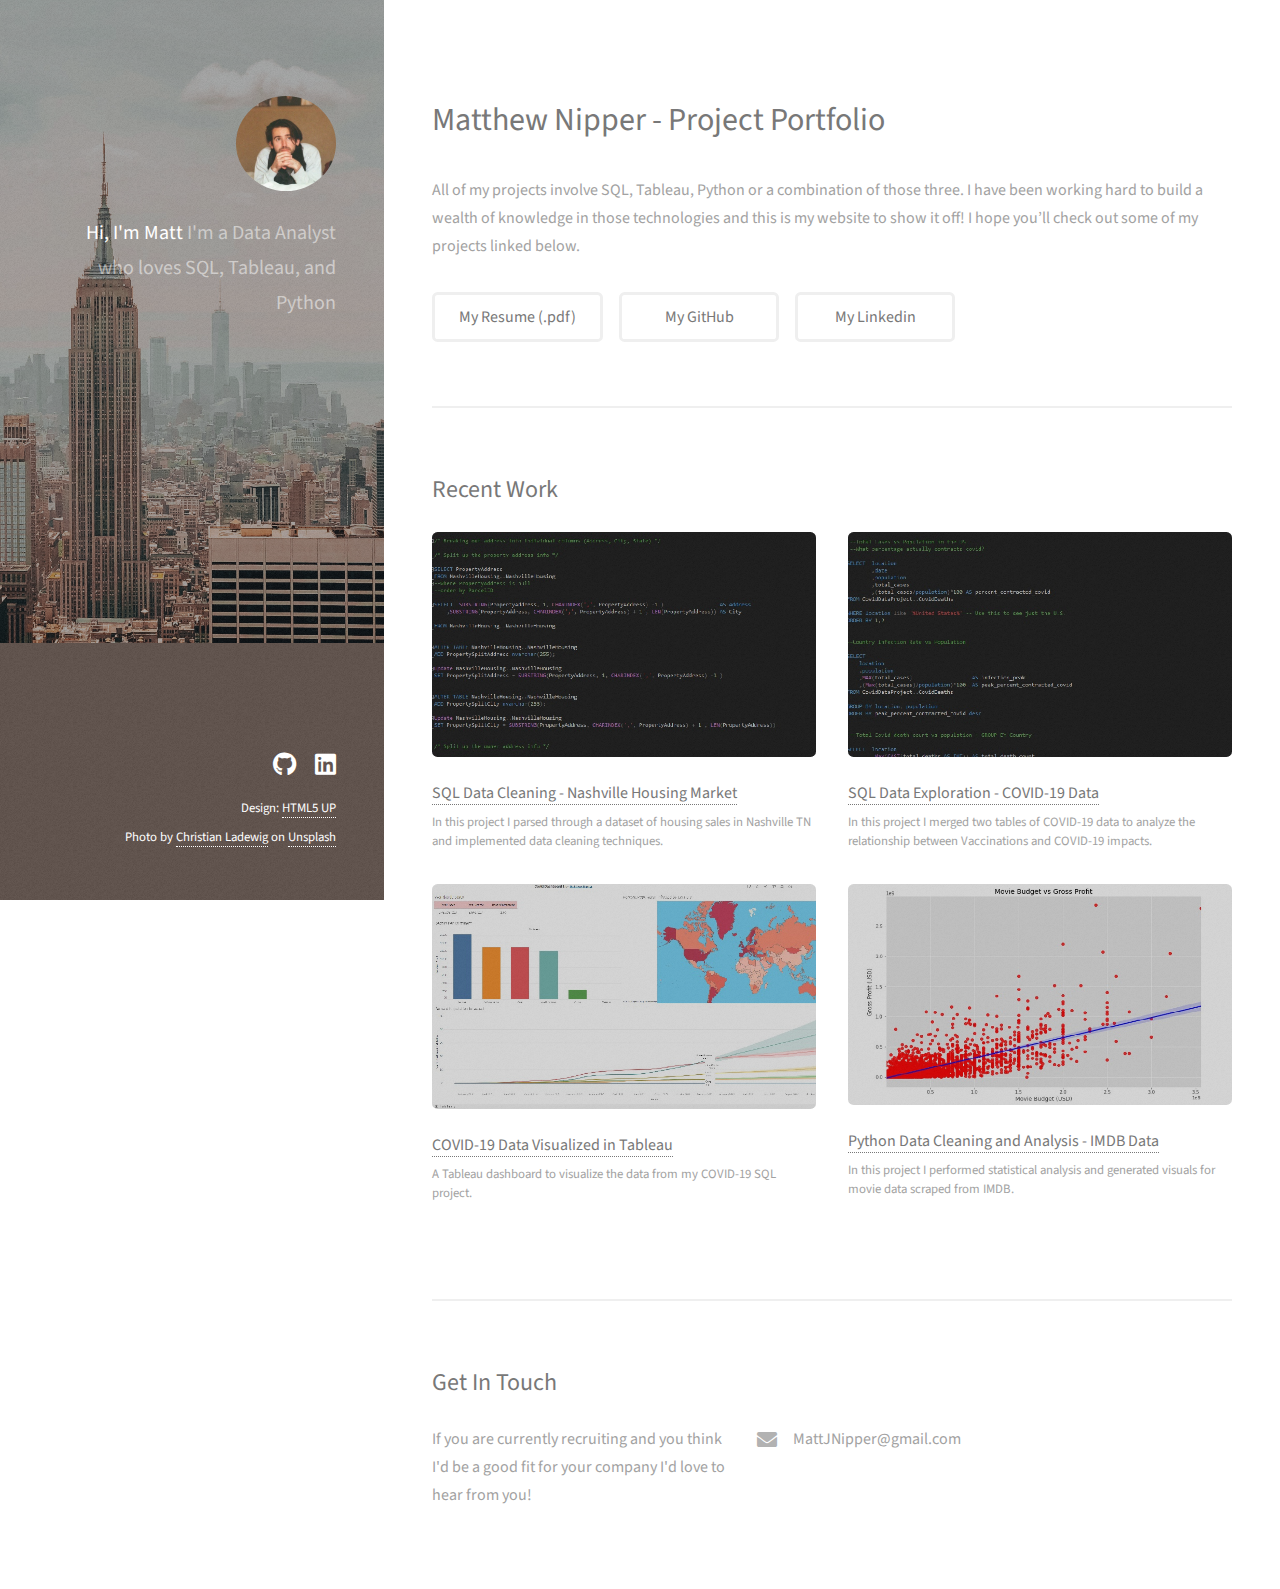
<file: index.html>
<!DOCTYPE HTML>
<!--
	Strata by HTML5 UP
	html5up.net | @ajlkn
	Free for personal and commercial use under the CCA 3.0 license (html5up.net/license)
-->
<html>
	<head>
		<title>Matt Nipper's Portfolio</title>
		<meta charset="utf-8" />
		<meta name="viewport" content="width=device-width, initial-scale=1, user-scalable=no" />
		<link rel="stylesheet" href="assets/css/main.css" />

		<!-- Global site tag (gtag.js) - Google Analytics -->
		<script async src="https://www.googletagmanager.com/gtag/js?id=G-EYYG9Z6J7J"></script>
		<script>
		window.dataLayer = window.dataLayer || [];
		function gtag(){dataLayer.push(arguments);}
		gtag('js', new Date());

		gtag('config', 'G-EYYG9Z6J7J');
		</script>

	</head>
	<body class="is-preload">

		<!-- Header -->
			<header id="header">
				<div class="inner">
					<a class="image avatar"><img src="images/avatar.png" alt="" /></a>
					<h1><strong>Hi, I'm Matt</strong><br />
						I'm a Data Analyst who loves<br />
					SQL, Tableau, and Python <!-- <a href="http://html5up.net">HTML5 UP</a>.--></h1>
				</div>
			</header>

		<!-- Main -->
			<div id="main">

				<!-- One -->
					<section id="one">
						<header class="major">
							<h2>Matthew Nipper - Project Portfolio</h2>
						</header>
						<p>All of my projects involve SQL, Tableau, Python or a combination of those three. I have been working hard to build a wealth of knowledge in those technologies and this is my website to show it off! I hope you’ll check out some of my projects linked below.</p>
						<ul class="actions">
							<li><a href="/assets/documents/MatthewNipperResume.pdf" class="button">My Resume (.pdf)</a></li>
							<li><a href="https://github.com/MattJNipper?tab=repositories" class="button">My GitHub</a></li>
							<li><a href="https://www.linkedin.com/in/matthew-nipper-676b5521a/" class="button">My Linkedin</a></li>
						</ul>
					</section>

				<!-- Two -->
					<section id="two">
						<h2>Recent Work</h2>
						<div class="row">
							<article class="col-6 col-12-xsmall work-item">
								<a href="https://github.com/MattJNipper/SQLProject-PropertyDataCleaning" class="image fit thumb"><img src="images/thumbs/01.jpg" alt="" /></a>
								<h3><a href="https://github.com/MattJNipper/SQLProject-PropertyDataCleaning">SQL Data Cleaning - Nashville Housing Market</a></h3>
								<p>In this project I parsed through a dataset of housing sales in Nashville TN and implemented data cleaning techniques.</p>
							</article>
							<article class="col-6 col-12-xsmall work-item">
								<a href="https://github.com/MattJNipper/SQLProject-CovidDataExploration" class="image fit thumb"><img src="images/thumbs/02.jpg" alt="" /></a>
								<h3><a href="https://github.com/MattJNipper/SQLProject-CovidDataExploration">SQL Data Exploration - COVID-19 Data</a></h3>
								<p>In this project I merged two tables of COVID-19 data to analyze the relationship between Vaccinations and COVID-19 impacts.</p>
							</article>
							<article class="col-6 col-12-xsmall work-item">
								<a href="https://public.tableau.com/views/CovidDashboard1_16449073238900/Dashboard1?:language=en-US&:display_count=n&:origin=viz_share_link" class="image fit thumb"><img src="images/thumbs/03.jpg" alt="" /></a>
								<h3><a href="https://public.tableau.com/views/CovidDashboard1_16449073238900/Dashboard1?:language=en-US&:display_count=n&:origin=viz_share_link">COVID-19 Data Visualized in Tableau</a></h3>
								<p>A Tableau dashboard to visualize the data from my COVID-19 SQL project.</p>
							</article>
							<article class="col-6 col-12-xsmall work-item">
								<a href="https://github.com/MattJNipper/PythonProject-CorrelationsInMovieData" class="image fit thumb"><img src="images/thumbs/04.jpg" alt="" /></a>
								<h3><a href="https://github.com/MattJNipper/PythonProject-CorrelationsInMovieData">Python Data Cleaning and Analysis - IMDB Data</a></h3>
								<p>In this project I performed statistical analysis and generated visuals for movie data scraped from IMDB.</p>
							</article>
							<!--<article class="col-6 col-12-xsmall work-item">
								<a href="#" class="image fit thumb"><img src="images/thumbs/05.jpg" alt="" /></a>
								<h3><a href="#"></a>Project 5</h3>
								<p>Lorem ipsum dolor sit amet nisl sed nullam feugiat.</p>
							</article>
							<article class="col-6 col-12-xsmall work-item">
								<a href="#" class="image fit thumb"><img src="images/thumbs/06.jpg" alt="" /></a>
								<h3><a href="#"></a>Project 6</h3>
								<p>Lorem ipsum dolor sit amet nisl sed nullam feugiat.</p>
							</article>-->
						</div>
						<!-- <ul class="actions">
							<li><a href="https://github.com/MattJNipper?tab=repositories" class="button">My Full GitHub</a></li>
						</ul> -->
					</section>

				<!-- Three -->
					<section id="three">
						<h2>Get In Touch</h2>
						<div class="row">
							<p>If you are currently recruiting and you think<br />
								I'd be a good fit for your company I'd love to<br />
								hear from you!</p>
							<!-- <div class="col-8 col-12-small">
								<form method="post" action="#">
									<div class="row gtr-uniform gtr-50">
										<div class="col-6 col-12-xsmall"><input type="text" name="name" id="name" placeholder="Name" /></div>
										<div class="col-6 col-12-xsmall"><input type="email" name="email" id="email" placeholder="Email" /></div>
										<div class="col-12"><textarea name="message" id="message" placeholder="Message" rows="4"></textarea></div>
									</div>
								</form>
								<ul class="actions">
									<li><input type="submit" value="Send Message" /></li>
								</ul>
							</div> -->
							<div class="col-4 col-12-small">
								<ul class="labeled-icons">
									<!--<li>
										<h3 class="icon solid fa-home"><span class="label">Address</span></h3>
										New York, New York</br >
										United States
									</li>-->
									<li>
										<h3 class="icon solid fa-envelope"><span class="label">Email</span></h3>
										MattJNipper@gmail.com
									</li>
								</ul>
							</div>
						</div>
					</section>

				<!-- Four -->
				<!--
					<section id="four">
						<h2>Elements</h2>

						<section>
							<h4>Text</h4>
							<p>This is <b>bold</b> and this is <strong>strong</strong>. This is <i>italic</i> and this is <em>emphasized</em>.
							This is <sup>superscript</sup> text and this is <sub>subscript</sub> text.
							This is <u>underlined</u> and this is code: <code>for (;;) { ... }</code>. Finally, <a href="#">this is a link</a>.</p>
							<hr />
							<header>
								<h4>Heading with a Subtitle</h4>
								<p>Lorem ipsum dolor sit amet nullam id egestas urna aliquam</p>
							</header>
							<p>Nunc lacinia ante nunc ac lobortis. Interdum adipiscing gravida odio porttitor sem non mi integer non faucibus ornare mi ut ante amet placerat aliquet. Volutpat eu sed ante lacinia sapien lorem accumsan varius montes viverra nibh in adipiscing blandit tempus accumsan.</p>
							<header>
								<h5>Heading with a Subtitle</h5>
								<p>Lorem ipsum dolor sit amet nullam id egestas urna aliquam</p>
							</header>
							<p>Nunc lacinia ante nunc ac lobortis. Interdum adipiscing gravida odio porttitor sem non mi integer non faucibus ornare mi ut ante amet placerat aliquet. Volutpat eu sed ante lacinia sapien lorem accumsan varius montes viverra nibh in adipiscing blandit tempus accumsan.</p>
							<hr />
							<h2>Heading Level 2</h2>
							<h3>Heading Level 3</h3>
							<h4>Heading Level 4</h4>
							<h5>Heading Level 5</h5>
							<h6>Heading Level 6</h6>
							<hr />
							<h5>Blockquote</h5>
							<blockquote>Fringilla nisl. Donec accumsan interdum nisi, quis tincidunt felis sagittis eget tempus euismod. Vestibulum ante ipsum primis in faucibus vestibulum. Blandit adipiscing eu felis iaculis volutpat ac adipiscing accumsan faucibus. Vestibulum ante ipsum primis in faucibus lorem ipsum dolor sit amet nullam adipiscing eu felis.</blockquote>
							<h5>Preformatted</h5>
							<pre><code>i = 0;

while (!deck.isInOrder()) {
print 'Iteration ' + i;
deck.shuffle();
i++;
}

print 'It took ' + i + ' iterations to sort the deck.';</code></pre>
						</section>

						<section>
							<h4>Lists</h4>
							<div class="row">
								<div class="col-6 col-12-xsmall">
									<h5>Unordered</h5>
									<ul>
										<li>Dolor pulvinar etiam magna etiam.</li>
										<li>Sagittis adipiscing lorem eleifend.</li>
										<li>Felis enim feugiat dolore viverra.</li>
									</ul>
									<h5>Alternate</h5>
									<ul class="alt">
										<li>Dolor pulvinar etiam magna etiam.</li>
										<li>Sagittis adipiscing lorem eleifend.</li>
										<li>Felis enim feugiat dolore viverra.</li>
									</ul>
								</div>
								<div class="col-6 col-12-xsmall">
									<h5>Ordered</h5>
									<ol>
										<li>Dolor pulvinar etiam magna etiam.</li>
										<li>Etiam vel felis at lorem sed viverra.</li>
										<li>Felis enim feugiat dolore viverra.</li>
										<li>Dolor pulvinar etiam magna etiam.</li>
										<li>Etiam vel felis at lorem sed viverra.</li>
										<li>Felis enim feugiat dolore viverra.</li>
									</ol>
									<h5>Icons</h5>
									<ul class="icons">
										<li><a href="#" class="icon brands fa-twitter"><span class="label">Twitter</span></a></li>
										<li><a href="#" class="icon brands fa-facebook-f"><span class="label">Facebook</span></a></li>
										<li><a href="#" class="icon brands fa-instagram"><span class="label">Instagram</span></a></li>
										<li><a href="#" class="icon brands fa-github"><span class="label">Github</span></a></li>
										<li><a href="#" class="icon brands fa-dribbble"><span class="label">Dribbble</span></a></li>
										<li><a href="#" class="icon brands fa-tumblr"><span class="label">Tumblr</span></a></li>
									</ul>
								</div>
							</div>
							<h5>Actions</h5>
							<ul class="actions">
								<li><a href="#" class="button primary">Default</a></li>
								<li><a href="#" class="button">Default</a></li>
							</ul>
							<ul class="actions small">
								<li><a href="#" class="button primary small">Small</a></li>
								<li><a href="#" class="button small">Small</a></li>
							</ul>
							<div class="row">
								<div class="col-6 col-12-small">
									<ul class="actions stacked">
										<li><a href="#" class="button primary">Default</a></li>
										<li><a href="#" class="button">Default</a></li>
									</ul>
								</div>
								<div class="col-6 col-12-small">
									<ul class="actions stacked">
										<li><a href="#" class="button primary small">Small</a></li>
										<li><a href="#" class="button small">Small</a></li>
									</ul>
								</div>
								<div class="col-6 col-12-small">
									<ul class="actions stacked">
										<li><a href="#" class="button primary fit">Default</a></li>
										<li><a href="#" class="button fit">Default</a></li>
									</ul>
								</div>
								<div class="col-6 col-12-small">
									<ul class="actions stacked">
										<li><a href="#" class="button primary small fit">Small</a></li>
										<li><a href="#" class="button small fit">Small</a></li>
									</ul>
								</div>
							</div>
						</section>

						<section>
							<h4>Table</h4>
							<h5>Default</h5>
							<div class="table-wrapper">
								<table>
									<thead>
										<tr>
											<th>Name</th>
											<th>Description</th>
											<th>Price</th>
										</tr>
									</thead>
									<tbody>
										<tr>
											<td>Item One</td>
											<td>Ante turpis integer aliquet porttitor.</td>
											<td>29.99</td>
										</tr>
										<tr>
											<td>Item Two</td>
											<td>Vis ac commodo adipiscing arcu aliquet.</td>
											<td>19.99</td>
										</tr>
										<tr>
											<td>Item Three</td>
											<td> Morbi faucibus arcu accumsan lorem.</td>
											<td>29.99</td>
										</tr>
										<tr>
											<td>Item Four</td>
											<td>Vitae integer tempus condimentum.</td>
											<td>19.99</td>
										</tr>
										<tr>
											<td>Item Five</td>
											<td>Ante turpis integer aliquet porttitor.</td>
											<td>29.99</td>
										</tr>
									</tbody>
									<tfoot>
										<tr>
											<td colspan="2"></td>
											<td>100.00</td>
										</tr>
									</tfoot>
								</table>
							</div>

							<h5>Alternate</h5>
							<div class="table-wrapper">
								<table class="alt">
									<thead>
										<tr>
											<th>Name</th>
											<th>Description</th>
											<th>Price</th>
										</tr>
									</thead>
									<tbody>
										<tr>
											<td>Item One</td>
											<td>Ante turpis integer aliquet porttitor.</td>
											<td>29.99</td>
										</tr>
										<tr>
											<td>Item Two</td>
											<td>Vis ac commodo adipiscing arcu aliquet.</td>
											<td>19.99</td>
										</tr>
										<tr>
											<td>Item Three</td>
											<td> Morbi faucibus arcu accumsan lorem.</td>
											<td>29.99</td>
										</tr>
										<tr>
											<td>Item Four</td>
											<td>Vitae integer tempus condimentum.</td>
											<td>19.99</td>
										</tr>
										<tr>
											<td>Item Five</td>
											<td>Ante turpis integer aliquet porttitor.</td>
											<td>29.99</td>
										</tr>
									</tbody>
									<tfoot>
										<tr>
											<td colspan="2"></td>
											<td>100.00</td>
										</tr>
									</tfoot>
								</table>
							</div>
						</section>

						<section>
							<h4>Buttons</h4>
							<ul class="actions">
								<li><a href="#" class="button primary">Primary</a></li>
								<li><a href="#" class="button">Default</a></li>
							</ul>
							<ul class="actions">
								<li><a href="#" class="button large">Large</a></li>
								<li><a href="#" class="button">Default</a></li>
								<li><a href="#" class="button small">Small</a></li>
							</ul>
							<ul class="actions fit">
								<li><a href="#" class="button primary fit">Fit</a></li>
								<li><a href="#" class="button fit">Fit</a></li>
							</ul>
							<ul class="actions fit small">
								<li><a href="#" class="button primary fit small">Fit + Small</a></li>
								<li><a href="#" class="button fit small">Fit + Small</a></li>
							</ul>
							<ul class="actions">
								<li><a href="#" class="button primary icon solid fa-download">Icon</a></li>
								<li><a href="#" class="button icon solid fa-download">Icon</a></li>
							</ul>
							<ul class="actions">
								<li><span class="button primary disabled">Primary</span></li>
								<li><span class="button disabled">Default</span></li>
							</ul>
						</section>

						<section>
							<h4>Form</h4>
							<form method="post" action="#">
								<div class="row gtr-uniform gtr-50">
									<div class="col-6 col-12-xsmall">
										<input type="text" name="demo-name" id="demo-name" value="" placeholder="Name" />
									</div>
									<div class="col-6 col-12-xsmall">
										<input type="email" name="demo-email" id="demo-email" value="" placeholder="Email" />
									</div>
									<div class="col-12">
										<select name="demo-category" id="demo-category">
											<option value="">- Category -</option>
											<option value="1">Manufacturing</option>
											<option value="1">Shipping</option>
											<option value="1">Administration</option>
											<option value="1">Human Resources</option>
										</select>
									</div>
									<div class="col-4 col-12-small">
										<input type="radio" id="demo-priority-low" name="demo-priority" checked>
										<label for="demo-priority-low">Low Priority</label>
									</div>
									<div class="col-4 col-12-small">
										<input type="radio" id="demo-priority-normal" name="demo-priority">
										<label for="demo-priority-normal">Normal Priority</label>
									</div>
									<div class="col-4 col-12-small">
										<input type="radio" id="demo-priority-high" name="demo-priority">
										<label for="demo-priority-high">High Priority</label>
									</div>
									<div class="col-6 col-12-small">
										<input type="checkbox" id="demo-copy" name="demo-copy">
										<label for="demo-copy">Email me a copy of this message</label>
									</div>
									<div class="col-6 col-12-small">
										<input type="checkbox" id="demo-human" name="demo-human" checked>
										<label for="demo-human">I am a human and not a robot</label>
									</div>
									<div class="col-12">
										<textarea name="demo-message" id="demo-message" placeholder="Enter your message" rows="6"></textarea>
									</div>
									<div class="col-12">
										<ul class="actions">
											<li><input type="submit" value="Send Message" class="primary" /></li>
											<li><input type="reset" value="Reset" /></li>
										</ul>
									</div>
								</div>
							</form>
						</section>

						<section>
							<h4>Image</h4>
							<h5>Fit</h5>
							<div class="box alt">
								<div class="row gtr-50 gtr-uniform">
									<div class="col-12"><span class="image fit"><img src="images/fulls/05.jpg" alt="" /></span></div>
									<div class="col-4"><span class="image fit"><img src="images/thumbs/01.jpg" alt="" /></span></div>
									<div class="col-4"><span class="image fit"><img src="images/thumbs/02.jpg" alt="" /></span></div>
									<div class="col-4"><span class="image fit"><img src="images/thumbs/03.jpg" alt="" /></span></div>
									<div class="col-4"><span class="image fit"><img src="images/thumbs/04.jpg" alt="" /></span></div>
									<div class="col-4"><span class="image fit"><img src="images/thumbs/05.jpg" alt="" /></span></div>
									<div class="col-4"><span class="image fit"><img src="images/thumbs/06.jpg" alt="" /></span></div>
									<div class="col-4"><span class="image fit"><img src="images/thumbs/03.jpg" alt="" /></span></div>
									<div class="col-4"><span class="image fit"><img src="images/thumbs/02.jpg" alt="" /></span></div>
									<div class="col-4"><span class="image fit"><img src="images/thumbs/01.jpg" alt="" /></span></div>
								</div>
							</div>
							<h5>Left &amp; Right</h5>
							<p><span class="image left"><img src="images/avatar.jpg" alt="" /></span>Fringilla nisl. Donec accumsan interdum nisi, quis tincidunt felis sagittis eget. tempus euismod. Vestibulum ante ipsum primis in faucibus vestibulum. Blandit adipiscing eu felis iaculis volutpat ac adipiscing accumsan eu faucibus. Integer ac pellentesque praesent tincidunt felis sagittis eget. tempus euismod. Vestibulum ante ipsum primis in faucibus vestibulum. Blandit adipiscing eu felis iaculis volutpat ac adipiscing accumsan eu faucibus. Integer ac pellentesque praesent. Donec accumsan interdum nisi, quis tincidunt felis sagittis eget. tempus euismod. Vestibulum ante ipsum primis in faucibus vestibulum. Blandit adipiscing eu felis iaculis volutpat ac adipiscing accumsan eu faucibus. Integer ac pellentesque praesent tincidunt felis sagittis eget. tempus euismod. Vestibulum ante ipsum primis in faucibus vestibulum. Blandit adipiscing eu felis iaculis volutpat ac adipiscing accumsan eu faucibus. Integer ac pellentesque praesent.</p>
							<p><span class="image right"><img src="images/avatar.jpg" alt="" /></span>Fringilla nisl. Donec accumsan interdum nisi, quis tincidunt felis sagittis eget. tempus euismod. Vestibulum ante ipsum primis in faucibus vestibulum. Blandit adipiscing eu felis iaculis volutpat ac adipiscing accumsan eu faucibus. Integer ac pellentesque praesent tincidunt felis sagittis eget. tempus euismod. Vestibulum ante ipsum primis in faucibus vestibulum. Blandit adipiscing eu felis iaculis volutpat ac adipiscing accumsan eu faucibus. Integer ac pellentesque praesent. Donec accumsan interdum nisi, quis tincidunt felis sagittis eget. tempus euismod. Vestibulum ante ipsum primis in faucibus vestibulum. Blandit adipiscing eu felis iaculis volutpat ac adipiscing accumsan eu faucibus. Integer ac pellentesque praesent tincidunt felis sagittis eget. tempus euismod. Vestibulum ante ipsum primis in faucibus vestibulum. Blandit adipiscing eu felis iaculis volutpat ac adipiscing accumsan eu faucibus. Integer ac pellentesque praesent.</p>
						</section>

					</section>
				-->

			</div>

		<!-- Footer -->
			<footer id="footer">
				<div class="inner">
					<ul class="icons">
						<!-- <li><a href="#" class="icon brands fa-twitter"><span class="label">Twitter</span></a></li> -->
						<li><a href="https://github.com/MattJNipper?tab=repositories" class="icon brands fa-github"><span class="label">Github</span></a></li>
						<li><a href="https://www.linkedin.com/in/matthew-nipper-676b5521a/" class="icon brands fa-linkedin"><span class="label">Linkedin</span></a></li>
						<!-- <li><a href="#" class="icon solid fa-envelope"><span class="label">Email</span></a></li> -->
					</ul>
					<ul class="copyright">
						<li>Design: <a href="http://html5up.net">HTML5 UP</a></li>
						<li>Photo by <a href="https://unsplash.com/@dozy_de?utm_source=unsplash&utm_medium=referral&utm_content=creditCopyText">Christian Ladewig</a> on <a href="https://unsplash.com/?utm_source=unsplash&utm_medium=referral&utm_content=creditCopyText">Unsplash</a></li>
					</ul>
				</div>
			</footer>

		<!-- Scripts -->
			<script src="assets/js/jquery.min.js"></script>
			<script src="assets/js/jquery.poptrox.min.js"></script>
			<script src="assets/js/browser.min.js"></script>
			<script src="assets/js/breakpoints.min.js"></script>
			<script src="assets/js/util.js"></script>
			<script src="assets/js/main.js"></script>

	</body>
</html>
</file>
<file: assets/css/main.css>
@import url("fontawesome-all.min.css");
@import url("https://fonts.googleapis.com/css?family=Source+Sans+Pro:400,400italic");

/*
	Strata by HTML5 UP
	html5up.net | @ajlkn
	Free for personal and commercial use under the CCA 3.0 license (html5up.net/license)
*/

html, body, div, span, applet, object,
iframe, h1, h2, h3, h4, h5, h6, p, blockquote,
pre, a, abbr, acronym, address, big, cite,
code, del, dfn, em, img, ins, kbd, q, s, samp,
small, strike, strong, sub, sup, tt, var, b,
u, i, center, dl, dt, dd, ol, ul, li, fieldset,
form, label, legend, table, caption, tbody,
tfoot, thead, tr, th, td, article, aside,
canvas, details, embed, figure, figcaption,
footer, header, hgroup, menu, nav, output, ruby,
section, summary, time, mark, audio, video {
	margin: 0;
	padding: 0;
	border: 0;
	font-size: 100%;
	font: inherit;
	vertical-align: baseline;}

article, aside, details, figcaption, figure,
footer, header, hgroup, menu, nav, section {
	display: block;}

body {
	line-height: 1;
}

ol, ul {
	list-style: none;
}

blockquote, q {
	quotes: none;
}

	blockquote:before, blockquote:after, q:before, q:after {
		content: '';
		content: none;
	}

table {
	border-collapse: collapse;
	border-spacing: 0;
}

body {
	-webkit-text-size-adjust: none;
}

mark {
	background-color: transparent;
	color: inherit;
}

input::-moz-focus-inner {
	border: 0;
	padding: 0;
}

input, select, textarea {
	-moz-appearance: none;
	-webkit-appearance: none;
	-ms-appearance: none;
	appearance: none;
}

/* Basic */

	html {
		box-sizing: border-box;
	}

	*, *:before, *:after {
		box-sizing: inherit;
	}

	body {
		background: #fff;
	}

		body.is-preload *, body.is-preload *:before, body.is-preload *:after {
			-moz-animation: none !important;
			-webkit-animation: none !important;
			-ms-animation: none !important;
			animation: none !important;
			-moz-transition: none !important;
			-webkit-transition: none !important;
			-ms-transition: none !important;
			transition: none !important;
		}

	body, input, select, textarea {
		color: #a2a2a2;
		font-family: "Source Sans Pro", Helvetica, sans-serif;
		font-size: 16pt;
		font-weight: 400;
		line-height: 1.75em;
	}

	a {
		-moz-transition: color 0.2s ease-in-out, border-color 0.2s ease-in-out;
		-webkit-transition: color 0.2s ease-in-out, border-color 0.2s ease-in-out;
		-ms-transition: color 0.2s ease-in-out, border-color 0.2s ease-in-out;
		transition: color 0.2s ease-in-out, border-color 0.2s ease-in-out;
		border-bottom: dotted 1px;
		color: #49bf9d;
		text-decoration: none;
	}

		a:hover {
			border-bottom-color: transparent;
			color: #49bf9d !important;
			text-decoration: none;
		}

	strong, b {
		color: #787878;
		font-weight: 400;
	}

	em, i {
		font-style: italic;
	}

	p {
		margin: 0 0 2em 0;
	}

	h1, h2, h3, h4, h5, h6 {
		color: #787878;
		font-weight: 400;
		line-height: 1em;
		margin: 0 0 1em 0;
	}

		h1 a, h2 a, h3 a, h4 a, h5 a, h6 a {
			color: inherit;
			text-decoration: none;
		}

	h1 {
		font-size: 2em;
		line-height: 1.5em;
	}

	h2 {
		font-size: 1.5em;
		line-height: 1.5em;
	}

	h3 {
		font-size: 1.25em;
		line-height: 1.5em;
	}

	h4 {
		font-size: 1.1em;
		line-height: 1.5em;
	}

	h5 {
		font-size: 0.9em;
		line-height: 1.5em;
	}

	h6 {
		font-size: 0.7em;
		line-height: 1.5em;
	}

	sub {
		font-size: 0.8em;
		position: relative;
		top: 0.5em;
	}

	sup {
		font-size: 0.8em;
		position: relative;
		top: -0.5em;
	}

	hr {
		border: 0;
		border-bottom: solid 2px #efefef;
		margin: 2em 0;
	}

		hr.major {
			margin: 3em 0;
		}

	blockquote {
		border-left: solid 6px #efefef;
		font-style: italic;
		margin: 0 0 2em 0;
		padding: 0.5em 0 0.5em 1.5em;
	}

	code {
		background: #f7f7f7;
		border-radius: 0.35em;
		border: solid 2px #efefef;
		font-family: "Courier New", monospace;
		font-size: 0.9em;
		margin: 0 0.25em;
		padding: 0.25em 0.65em;
	}

	pre {
		-webkit-overflow-scrolling: touch;
		font-family: "Courier New", monospace;
		font-size: 0.9em;
		margin: 0 0 2em 0;
	}

		pre code {
			display: block;
			line-height: 1.75em;
			padding: 1em 1.5em;
			overflow-x: auto;
		}

	.align-left {
		text-align: left;
	}

	.align-center {
		text-align: center;
	}

	.align-right {
		text-align: right;
	}

/* Container */

	.container {
		margin: 0 auto;
		max-width: calc(100% - 4em);
		width: 100%;
	}

		.container.xsmall {
			width: 25%;
		}

		.container.small {
			width: 50%;
		}

		.container.medium {
			width: 75%;
		}

		.container.large {
			width: 125%;
		}

		.container.xlarge {
			width: 150%;
		}

		.container.max {
			width: 100%;
		}

		@media screen and (max-width: 980px) {

			.container {
				width: 100% !important;
				max-width: 100% !important;
			}

		}

		@media screen and (max-width: 480px) {

			.container {
				max-width: calc(100% - 3em);
			}

		}

/* Row */

	.row {
		display: flex;
		flex-wrap: wrap;
		box-sizing: border-box;
		align-items: stretch;
	}

		.row > * {
			box-sizing: border-box;
		}

		.row.gtr-uniform > * > :last-child {
			margin-bottom: 0;
		}

		.row.aln-left {
			justify-content: flex-start;
		}

		.row.aln-center {
			justify-content: center;
		}

		.row.aln-right {
			justify-content: flex-end;
		}

		.row.aln-top {
			align-items: flex-start;
		}

		.row.aln-middle {
			align-items: center;
		}

		.row.aln-bottom {
			align-items: flex-end;
		}

		.row > .imp {
			order: -1;
		}

		.row > .col-1 {
			width: 8.33333%;
		}

		.row > .off-1 {
			margin-left: 8.33333%;
		}

		.row > .col-2 {
			width: 16.66667%;
		}

		.row > .off-2 {
			margin-left: 16.66667%;
		}

		.row > .col-3 {
			width: 25%;
		}

		.row > .off-3 {
			margin-left: 25%;
		}

		.row > .col-4 {
			width: 33.33333%;
		}

		.row > .off-4 {
			margin-left: 33.33333%;
		}

		.row > .col-5 {
			width: 41.66667%;
		}

		.row > .off-5 {
			margin-left: 41.66667%;
		}

		.row > .col-6 {
			width: 50%;
		}

		.row > .off-6 {
			margin-left: 50%;
		}

		.row > .col-7 {
			width: 58.33333%;
		}

		.row > .off-7 {
			margin-left: 58.33333%;
		}

		.row > .col-8 {
			width: 66.66667%;
		}

		.row > .off-8 {
			margin-left: 66.66667%;
		}

		.row > .col-9 {
			width: 75%;
		}

		.row > .off-9 {
			margin-left: 75%;
		}

		.row > .col-10 {
			width: 83.33333%;
		}

		.row > .off-10 {
			margin-left: 83.33333%;
		}

		.row > .col-11 {
			width: 91.66667%;
		}

		.row > .off-11 {
			margin-left: 91.66667%;
		}

		.row > .col-12 {
			width: 100%;
		}

		.row > .off-12 {
			margin-left: 100%;
		}

		.row.gtr-0 {
			margin-top: 0;
			margin-left: 0em;
		}

			.row.gtr-0 > * {
				padding: 0 0 0 0em;
			}

			.row.gtr-0.gtr-uniform {
				margin-top: 0em;
			}

				.row.gtr-0.gtr-uniform > * {
					padding-top: 0em;
				}

		.row.gtr-25 {
			margin-top: 0;
			margin-left: -0.625em;
		}

			.row.gtr-25 > * {
				padding: 0 0 0 0.625em;
			}

			.row.gtr-25.gtr-uniform {
				margin-top: -0.625em;
			}

				.row.gtr-25.gtr-uniform > * {
					padding-top: 0.625em;
				}

		.row.gtr-50 {
			margin-top: 0;
			margin-left: -1.25em;
		}

			.row.gtr-50 > * {
				padding: 0 0 0 1.25em;
			}

			.row.gtr-50.gtr-uniform {
				margin-top: -1.25em;
			}

				.row.gtr-50.gtr-uniform > * {
					padding-top: 1.25em;
				}

		.row {
			margin-top: 0;
			margin-left: -2.5em;
		}

			.row > * {
				padding: 0 0 0 2.5em;
			}

			.row.gtr-uniform {
				margin-top: -2.5em;
			}

				.row.gtr-uniform > * {
					padding-top: 2.5em;
				}

		.row.gtr-150 {
			margin-top: 0;
			margin-left: -3.75em;
		}

			.row.gtr-150 > * {
				padding: 0 0 0 3.75em;
			}

			.row.gtr-150.gtr-uniform {
				margin-top: -3.75em;
			}

				.row.gtr-150.gtr-uniform > * {
					padding-top: 3.75em;
				}

		.row.gtr-200 {
			margin-top: 0;
			margin-left: -5em;
		}

			.row.gtr-200 > * {
				padding: 0 0 0 5em;
			}

			.row.gtr-200.gtr-uniform {
				margin-top: -5em;
			}

				.row.gtr-200.gtr-uniform > * {
					padding-top: 5em;
				}

		@media screen and (max-width: 1800px) {

			.row {
				display: flex;
				flex-wrap: wrap;
				box-sizing: border-box;
				align-items: stretch;
			}

				.row > * {
					box-sizing: border-box;
				}

				.row.gtr-uniform > * > :last-child {
					margin-bottom: 0;
				}

				.row.aln-left {
					justify-content: flex-start;
				}

				.row.aln-center {
					justify-content: center;
				}

				.row.aln-right {
					justify-content: flex-end;
				}

				.row.aln-top {
					align-items: flex-start;
				}

				.row.aln-middle {
					align-items: center;
				}

				.row.aln-bottom {
					align-items: flex-end;
				}

				.row > .imp-xlarge {
					order: -1;
				}

				.row > .col-1-xlarge {
					width: 8.33333%;
				}

				.row > .off-1-xlarge {
					margin-left: 8.33333%;
				}

				.row > .col-2-xlarge {
					width: 16.66667%;
				}

				.row > .off-2-xlarge {
					margin-left: 16.66667%;
				}

				.row > .col-3-xlarge {
					width: 25%;
				}

				.row > .off-3-xlarge {
					margin-left: 25%;
				}

				.row > .col-4-xlarge {
					width: 33.33333%;
				}

				.row > .off-4-xlarge {
					margin-left: 33.33333%;
				}

				.row > .col-5-xlarge {
					width: 41.66667%;
				}

				.row > .off-5-xlarge {
					margin-left: 41.66667%;
				}

				.row > .col-6-xlarge {
					width: 50%;
				}

				.row > .off-6-xlarge {
					margin-left: 50%;
				}

				.row > .col-7-xlarge {
					width: 58.33333%;
				}

				.row > .off-7-xlarge {
					margin-left: 58.33333%;
				}

				.row > .col-8-xlarge {
					width: 66.66667%;
				}

				.row > .off-8-xlarge {
					margin-left: 66.66667%;
				}

				.row > .col-9-xlarge {
					width: 75%;
				}

				.row > .off-9-xlarge {
					margin-left: 75%;
				}

				.row > .col-10-xlarge {
					width: 83.33333%;
				}

				.row > .off-10-xlarge {
					margin-left: 83.33333%;
				}

				.row > .col-11-xlarge {
					width: 91.66667%;
				}

				.row > .off-11-xlarge {
					margin-left: 91.66667%;
				}

				.row > .col-12-xlarge {
					width: 100%;
				}

				.row > .off-12-xlarge {
					margin-left: 100%;
				}

				.row.gtr-0 {
					margin-top: 0;
					margin-left: 0em;
				}

					.row.gtr-0 > * {
						padding: 0 0 0 0em;
					}

					.row.gtr-0.gtr-uniform {
						margin-top: 0em;
					}

						.row.gtr-0.gtr-uniform > * {
							padding-top: 0em;
						}

				.row.gtr-25 {
					margin-top: 0;
					margin-left: -0.625em;
				}

					.row.gtr-25 > * {
						padding: 0 0 0 0.625em;
					}

					.row.gtr-25.gtr-uniform {
						margin-top: -0.625em;
					}

						.row.gtr-25.gtr-uniform > * {
							padding-top: 0.625em;
						}

				.row.gtr-50 {
					margin-top: 0;
					margin-left: -1.25em;
				}

					.row.gtr-50 > * {
						padding: 0 0 0 1.25em;
					}

					.row.gtr-50.gtr-uniform {
						margin-top: -1.25em;
					}

						.row.gtr-50.gtr-uniform > * {
							padding-top: 1.25em;
						}

				.row {
					margin-top: 0;
					margin-left: -2.5em;
				}

					.row > * {
						padding: 0 0 0 2.5em;
					}

					.row.gtr-uniform {
						margin-top: -2.5em;
					}

						.row.gtr-uniform > * {
							padding-top: 2.5em;
						}

				.row.gtr-150 {
					margin-top: 0;
					margin-left: -3.75em;
				}

					.row.gtr-150 > * {
						padding: 0 0 0 3.75em;
					}

					.row.gtr-150.gtr-uniform {
						margin-top: -3.75em;
					}

						.row.gtr-150.gtr-uniform > * {
							padding-top: 3.75em;
						}

				.row.gtr-200 {
					margin-top: 0;
					margin-left: -5em;
				}

					.row.gtr-200 > * {
						padding: 0 0 0 5em;
					}

					.row.gtr-200.gtr-uniform {
						margin-top: -5em;
					}

						.row.gtr-200.gtr-uniform > * {
							padding-top: 5em;
						}

		}

		@media screen and (max-width: 1280px) {

			.row {
				display: flex;
				flex-wrap: wrap;
				box-sizing: border-box;
				align-items: stretch;
			}

				.row > * {
					box-sizing: border-box;
				}

				.row.gtr-uniform > * > :last-child {
					margin-bottom: 0;
				}

				.row.aln-left {
					justify-content: flex-start;
				}

				.row.aln-center {
					justify-content: center;
				}

				.row.aln-right {
					justify-content: flex-end;
				}

				.row.aln-top {
					align-items: flex-start;
				}

				.row.aln-middle {
					align-items: center;
				}

				.row.aln-bottom {
					align-items: flex-end;
				}

				.row > .imp-large {
					order: -1;
				}

				.row > .col-1-large {
					width: 8.33333%;
				}

				.row > .off-1-large {
					margin-left: 8.33333%;
				}

				.row > .col-2-large {
					width: 16.66667%;
				}

				.row > .off-2-large {
					margin-left: 16.66667%;
				}

				.row > .col-3-large {
					width: 25%;
				}

				.row > .off-3-large {
					margin-left: 25%;
				}

				.row > .col-4-large {
					width: 33.33333%;
				}

				.row > .off-4-large {
					margin-left: 33.33333%;
				}

				.row > .col-5-large {
					width: 41.66667%;
				}

				.row > .off-5-large {
					margin-left: 41.66667%;
				}

				.row > .col-6-large {
					width: 50%;
				}

				.row > .off-6-large {
					margin-left: 50%;
				}

				.row > .col-7-large {
					width: 58.33333%;
				}

				.row > .off-7-large {
					margin-left: 58.33333%;
				}

				.row > .col-8-large {
					width: 66.66667%;
				}

				.row > .off-8-large {
					margin-left: 66.66667%;
				}

				.row > .col-9-large {
					width: 75%;
				}

				.row > .off-9-large {
					margin-left: 75%;
				}

				.row > .col-10-large {
					width: 83.33333%;
				}

				.row > .off-10-large {
					margin-left: 83.33333%;
				}

				.row > .col-11-large {
					width: 91.66667%;
				}

				.row > .off-11-large {
					margin-left: 91.66667%;
				}

				.row > .col-12-large {
					width: 100%;
				}

				.row > .off-12-large {
					margin-left: 100%;
				}

				.row.gtr-0 {
					margin-top: 0;
					margin-left: 0em;
				}

					.row.gtr-0 > * {
						padding: 0 0 0 0em;
					}

					.row.gtr-0.gtr-uniform {
						margin-top: 0em;
					}

						.row.gtr-0.gtr-uniform > * {
							padding-top: 0em;
						}

				.row.gtr-25 {
					margin-top: 0;
					margin-left: -0.5em;
				}

					.row.gtr-25 > * {
						padding: 0 0 0 0.5em;
					}

					.row.gtr-25.gtr-uniform {
						margin-top: -0.5em;
					}

						.row.gtr-25.gtr-uniform > * {
							padding-top: 0.5em;
						}

				.row.gtr-50 {
					margin-top: 0;
					margin-left: -1em;
				}

					.row.gtr-50 > * {
						padding: 0 0 0 1em;
					}

					.row.gtr-50.gtr-uniform {
						margin-top: -1em;
					}

						.row.gtr-50.gtr-uniform > * {
							padding-top: 1em;
						}

				.row {
					margin-top: 0;
					margin-left: -2em;
				}

					.row > * {
						padding: 0 0 0 2em;
					}

					.row.gtr-uniform {
						margin-top: -2em;
					}

						.row.gtr-uniform > * {
							padding-top: 2em;
						}

				.row.gtr-150 {
					margin-top: 0;
					margin-left: -3em;
				}

					.row.gtr-150 > * {
						padding: 0 0 0 3em;
					}

					.row.gtr-150.gtr-uniform {
						margin-top: -3em;
					}

						.row.gtr-150.gtr-uniform > * {
							padding-top: 3em;
						}

				.row.gtr-200 {
					margin-top: 0;
					margin-left: -4em;
				}

					.row.gtr-200 > * {
						padding: 0 0 0 4em;
					}

					.row.gtr-200.gtr-uniform {
						margin-top: -4em;
					}

						.row.gtr-200.gtr-uniform > * {
							padding-top: 4em;
						}

		}

		@media screen and (max-width: 980px) {

			.row {
				display: flex;
				flex-wrap: wrap;
				box-sizing: border-box;
				align-items: stretch;
			}

				.row > * {
					box-sizing: border-box;
				}

				.row.gtr-uniform > * > :last-child {
					margin-bottom: 0;
				}

				.row.aln-left {
					justify-content: flex-start;
				}

				.row.aln-center {
					justify-content: center;
				}

				.row.aln-right {
					justify-content: flex-end;
				}

				.row.aln-top {
					align-items: flex-start;
				}

				.row.aln-middle {
					align-items: center;
				}

				.row.aln-bottom {
					align-items: flex-end;
				}

				.row > .imp-medium {
					order: -1;
				}

				.row > .col-1-medium {
					width: 8.33333%;
				}

				.row > .off-1-medium {
					margin-left: 8.33333%;
				}

				.row > .col-2-medium {
					width: 16.66667%;
				}

				.row > .off-2-medium {
					margin-left: 16.66667%;
				}

				.row > .col-3-medium {
					width: 25%;
				}

				.row > .off-3-medium {
					margin-left: 25%;
				}

				.row > .col-4-medium {
					width: 33.33333%;
				}

				.row > .off-4-medium {
					margin-left: 33.33333%;
				}

				.row > .col-5-medium {
					width: 41.66667%;
				}

				.row > .off-5-medium {
					margin-left: 41.66667%;
				}

				.row > .col-6-medium {
					width: 50%;
				}

				.row > .off-6-medium {
					margin-left: 50%;
				}

				.row > .col-7-medium {
					width: 58.33333%;
				}

				.row > .off-7-medium {
					margin-left: 58.33333%;
				}

				.row > .col-8-medium {
					width: 66.66667%;
				}

				.row > .off-8-medium {
					margin-left: 66.66667%;
				}

				.row > .col-9-medium {
					width: 75%;
				}

				.row > .off-9-medium {
					margin-left: 75%;
				}

				.row > .col-10-medium {
					width: 83.33333%;
				}

				.row > .off-10-medium {
					margin-left: 83.33333%;
				}

				.row > .col-11-medium {
					width: 91.66667%;
				}

				.row > .off-11-medium {
					margin-left: 91.66667%;
				}

				.row > .col-12-medium {
					width: 100%;
				}

				.row > .off-12-medium {
					margin-left: 100%;
				}

				.row.gtr-0 {
					margin-top: 0;
					margin-left: 0em;
				}

					.row.gtr-0 > * {
						padding: 0 0 0 0em;
					}

					.row.gtr-0.gtr-uniform {
						margin-top: 0em;
					}

						.row.gtr-0.gtr-uniform > * {
							padding-top: 0em;
						}

				.row.gtr-25 {
					margin-top: 0;
					margin-left: -0.5em;
				}

					.row.gtr-25 > * {
						padding: 0 0 0 0.5em;
					}

					.row.gtr-25.gtr-uniform {
						margin-top: -0.5em;
					}

						.row.gtr-25.gtr-uniform > * {
							padding-top: 0.5em;
						}

				.row.gtr-50 {
					margin-top: 0;
					margin-left: -1em;
				}

					.row.gtr-50 > * {
						padding: 0 0 0 1em;
					}

					.row.gtr-50.gtr-uniform {
						margin-top: -1em;
					}

						.row.gtr-50.gtr-uniform > * {
							padding-top: 1em;
						}

				.row {
					margin-top: 0;
					margin-left: -2em;
				}

					.row > * {
						padding: 0 0 0 2em;
					}

					.row.gtr-uniform {
						margin-top: -2em;
					}

						.row.gtr-uniform > * {
							padding-top: 2em;
						}

				.row.gtr-150 {
					margin-top: 0;
					margin-left: -3em;
				}

					.row.gtr-150 > * {
						padding: 0 0 0 3em;
					}

					.row.gtr-150.gtr-uniform {
						margin-top: -3em;
					}

						.row.gtr-150.gtr-uniform > * {
							padding-top: 3em;
						}

				.row.gtr-200 {
					margin-top: 0;
					margin-left: -4em;
				}

					.row.gtr-200 > * {
						padding: 0 0 0 4em;
					}

					.row.gtr-200.gtr-uniform {
						margin-top: -4em;
					}

						.row.gtr-200.gtr-uniform > * {
							padding-top: 4em;
						}

		}

		@media screen and (max-width: 736px) {

			.row {
				display: flex;
				flex-wrap: wrap;
				box-sizing: border-box;
				align-items: stretch;
			}

				.row > * {
					box-sizing: border-box;
				}

				.row.gtr-uniform > * > :last-child {
					margin-bottom: 0;
				}

				.row.aln-left {
					justify-content: flex-start;
				}

				.row.aln-center {
					justify-content: center;
				}

				.row.aln-right {
					justify-content: flex-end;
				}

				.row.aln-top {
					align-items: flex-start;
				}

				.row.aln-middle {
					align-items: center;
				}

				.row.aln-bottom {
					align-items: flex-end;
				}

				.row > .imp-small {
					order: -1;
				}

				.row > .col-1-small {
					width: 8.33333%;
				}

				.row > .off-1-small {
					margin-left: 8.33333%;
				}

				.row > .col-2-small {
					width: 16.66667%;
				}

				.row > .off-2-small {
					margin-left: 16.66667%;
				}

				.row > .col-3-small {
					width: 25%;
				}

				.row > .off-3-small {
					margin-left: 25%;
				}

				.row > .col-4-small {
					width: 33.33333%;
				}

				.row > .off-4-small {
					margin-left: 33.33333%;
				}

				.row > .col-5-small {
					width: 41.66667%;
				}

				.row > .off-5-small {
					margin-left: 41.66667%;
				}

				.row > .col-6-small {
					width: 50%;
				}

				.row > .off-6-small {
					margin-left: 50%;
				}

				.row > .col-7-small {
					width: 58.33333%;
				}

				.row > .off-7-small {
					margin-left: 58.33333%;
				}

				.row > .col-8-small {
					width: 66.66667%;
				}

				.row > .off-8-small {
					margin-left: 66.66667%;
				}

				.row > .col-9-small {
					width: 75%;
				}

				.row > .off-9-small {
					margin-left: 75%;
				}

				.row > .col-10-small {
					width: 83.33333%;
				}

				.row > .off-10-small {
					margin-left: 83.33333%;
				}

				.row > .col-11-small {
					width: 91.66667%;
				}

				.row > .off-11-small {
					margin-left: 91.66667%;
				}

				.row > .col-12-small {
					width: 100%;
				}

				.row > .off-12-small {
					margin-left: 100%;
				}

				.row.gtr-0 {
					margin-top: 0;
					margin-left: 0em;
				}

					.row.gtr-0 > * {
						padding: 0 0 0 0em;
					}

					.row.gtr-0.gtr-uniform {
						margin-top: 0em;
					}

						.row.gtr-0.gtr-uniform > * {
							padding-top: 0em;
						}

				.row.gtr-25 {
					margin-top: 0;
					margin-left: -0.375em;
				}

					.row.gtr-25 > * {
						padding: 0 0 0 0.375em;
					}

					.row.gtr-25.gtr-uniform {
						margin-top: -0.375em;
					}

						.row.gtr-25.gtr-uniform > * {
							padding-top: 0.375em;
						}

				.row.gtr-50 {
					margin-top: 0;
					margin-left: -0.75em;
				}

					.row.gtr-50 > * {
						padding: 0 0 0 0.75em;
					}

					.row.gtr-50.gtr-uniform {
						margin-top: -0.75em;
					}

						.row.gtr-50.gtr-uniform > * {
							padding-top: 0.75em;
						}

				.row {
					margin-top: 0;
					margin-left: -1.5em;
				}

					.row > * {
						padding: 0 0 0 1.5em;
					}

					.row.gtr-uniform {
						margin-top: -1.5em;
					}

						.row.gtr-uniform > * {
							padding-top: 1.5em;
						}

				.row.gtr-150 {
					margin-top: 0;
					margin-left: -2.25em;
				}

					.row.gtr-150 > * {
						padding: 0 0 0 2.25em;
					}

					.row.gtr-150.gtr-uniform {
						margin-top: -2.25em;
					}

						.row.gtr-150.gtr-uniform > * {
							padding-top: 2.25em;
						}

				.row.gtr-200 {
					margin-top: 0;
					margin-left: -3em;
				}

					.row.gtr-200 > * {
						padding: 0 0 0 3em;
					}

					.row.gtr-200.gtr-uniform {
						margin-top: -3em;
					}

						.row.gtr-200.gtr-uniform > * {
							padding-top: 3em;
						}

		}

		@media screen and (max-width: 480px) {

			.row {
				display: flex;
				flex-wrap: wrap;
				box-sizing: border-box;
				align-items: stretch;
			}

				.row > * {
					box-sizing: border-box;
				}

				.row.gtr-uniform > * > :last-child {
					margin-bottom: 0;
				}

				.row.aln-left {
					justify-content: flex-start;
				}

				.row.aln-center {
					justify-content: center;
				}

				.row.aln-right {
					justify-content: flex-end;
				}

				.row.aln-top {
					align-items: flex-start;
				}

				.row.aln-middle {
					align-items: center;
				}

				.row.aln-bottom {
					align-items: flex-end;
				}

				.row > .imp-xsmall {
					order: -1;
				}

				.row > .col-1-xsmall {
					width: 8.33333%;
				}

				.row > .off-1-xsmall {
					margin-left: 8.33333%;
				}

				.row > .col-2-xsmall {
					width: 16.66667%;
				}

				.row > .off-2-xsmall {
					margin-left: 16.66667%;
				}

				.row > .col-3-xsmall {
					width: 25%;
				}

				.row > .off-3-xsmall {
					margin-left: 25%;
				}

				.row > .col-4-xsmall {
					width: 33.33333%;
				}

				.row > .off-4-xsmall {
					margin-left: 33.33333%;
				}

				.row > .col-5-xsmall {
					width: 41.66667%;
				}

				.row > .off-5-xsmall {
					margin-left: 41.66667%;
				}

				.row > .col-6-xsmall {
					width: 50%;
				}

				.row > .off-6-xsmall {
					margin-left: 50%;
				}

				.row > .col-7-xsmall {
					width: 58.33333%;
				}

				.row > .off-7-xsmall {
					margin-left: 58.33333%;
				}

				.row > .col-8-xsmall {
					width: 66.66667%;
				}

				.row > .off-8-xsmall {
					margin-left: 66.66667%;
				}

				.row > .col-9-xsmall {
					width: 75%;
				}

				.row > .off-9-xsmall {
					margin-left: 75%;
				}

				.row > .col-10-xsmall {
					width: 83.33333%;
				}

				.row > .off-10-xsmall {
					margin-left: 83.33333%;
				}

				.row > .col-11-xsmall {
					width: 91.66667%;
				}

				.row > .off-11-xsmall {
					margin-left: 91.66667%;
				}

				.row > .col-12-xsmall {
					width: 100%;
				}

				.row > .off-12-xsmall {
					margin-left: 100%;
				}

				.row.gtr-0 {
					margin-top: 0;
					margin-left: 0em;
				}

					.row.gtr-0 > * {
						padding: 0 0 0 0em;
					}

					.row.gtr-0.gtr-uniform {
						margin-top: 0em;
					}

						.row.gtr-0.gtr-uniform > * {
							padding-top: 0em;
						}

				.row.gtr-25 {
					margin-top: 0;
					margin-left: -0.375em;
				}

					.row.gtr-25 > * {
						padding: 0 0 0 0.375em;
					}

					.row.gtr-25.gtr-uniform {
						margin-top: -0.375em;
					}

						.row.gtr-25.gtr-uniform > * {
							padding-top: 0.375em;
						}

				.row.gtr-50 {
					margin-top: 0;
					margin-left: -0.75em;
				}

					.row.gtr-50 > * {
						padding: 0 0 0 0.75em;
					}

					.row.gtr-50.gtr-uniform {
						margin-top: -0.75em;
					}

						.row.gtr-50.gtr-uniform > * {
							padding-top: 0.75em;
						}

				.row {
					margin-top: 0;
					margin-left: -1.5em;
				}

					.row > * {
						padding: 0 0 0 1.5em;
					}

					.row.gtr-uniform {
						margin-top: -1.5em;
					}

						.row.gtr-uniform > * {
							padding-top: 1.5em;
						}

				.row.gtr-150 {
					margin-top: 0;
					margin-left: -2.25em;
				}

					.row.gtr-150 > * {
						padding: 0 0 0 2.25em;
					}

					.row.gtr-150.gtr-uniform {
						margin-top: -2.25em;
					}

						.row.gtr-150.gtr-uniform > * {
							padding-top: 2.25em;
						}

				.row.gtr-200 {
					margin-top: 0;
					margin-left: -3em;
				}

					.row.gtr-200 > * {
						padding: 0 0 0 3em;
					}

					.row.gtr-200.gtr-uniform {
						margin-top: -3em;
					}

						.row.gtr-200.gtr-uniform > * {
							padding-top: 3em;
						}

		}

/* Section/Article */

	section.special, article.special {
		text-align: center;
	}

	header p {
		color: #b2b2b2;
		position: relative;
		margin: 0 0 1.5em 0;
	}

	header h2 + p {
		font-size: 1.25em;
		margin-top: -1em;
		line-height: 1.5em;
	}

	header h3 + p {
		font-size: 1.1em;
		margin-top: -0.8em;
		line-height: 1.5em;
	}

	header h4 + p,
	header h5 + p,
	header h6 + p {
		font-size: 0.9em;
		margin-top: -0.6em;
		line-height: 1.5em;
	}

	header.major h2 {
		font-size: 2em;
	}

/* Form */

	form {
		margin: 0 0 2em 0;
	}

	label {
		color: #787878;
		display: block;
		font-size: 0.9em;
		font-weight: 400;
		margin: 0 0 1em 0;
	}

	input[type="text"],
	input[type="password"],
	input[type="email"],
	select,
	textarea {
		-moz-appearance: none;
		-webkit-appearance: none;
		-ms-appearance: none;
		appearance: none;
		background: #f7f7f7;
		border-radius: 0.35em;
		border: solid 2px transparent;
		color: inherit;
		display: block;
		outline: 0;
		padding: 0 0.75em;
		text-decoration: none;
		width: 100%;
	}

		input[type="text"]:invalid,
		input[type="password"]:invalid,
		input[type="email"]:invalid,
		select:invalid,
		textarea:invalid {
			box-shadow: none;
		}

		input[type="text"]:focus,
		input[type="password"]:focus,
		input[type="email"]:focus,
		select:focus,
		textarea:focus {
			border-color: #49bf9d;
		}

	select {
		background-image: url("data:image/svg+xml;charset=utf8,%3Csvg xmlns='http://www.w3.org/2000/svg' width='40' height='40' preserveAspectRatio='none' viewBox='0 0 40 40'%3E%3Cpath d='M9.4,12.3l10.4,10.4l10.4-10.4c0.2-0.2,0.5-0.4,0.9-0.4c0.3,0,0.6,0.1,0.9,0.4l3.3,3.3c0.2,0.2,0.4,0.5,0.4,0.9 c0,0.4-0.1,0.6-0.4,0.9L20.7,31.9c-0.2,0.2-0.5,0.4-0.9,0.4c-0.3,0-0.6-0.1-0.9-0.4L4.3,17.3c-0.2-0.2-0.4-0.5-0.4-0.9 c0-0.4,0.1-0.6,0.4-0.9l3.3-3.3c0.2-0.2,0.5-0.4,0.9-0.4S9.1,12.1,9.4,12.3z' fill='%23dfdfdf' /%3E%3C/svg%3E");
		background-size: 1.25rem;
		background-repeat: no-repeat;
		background-position: calc(100% - 1rem) center;
		height: 2.75em;
		padding-right: 2.75em;
		text-overflow: ellipsis;
	}

		select option {
			color: #787878;
			background: #fff;
		}

		select:focus::-ms-value {
			background-color: transparent;
		}

		select::-ms-expand {
			display: none;
		}

	input[type="text"],
	input[type="password"],
	input[type="email"],
	select {
		height: 2.75em;
	}

	textarea {
		padding: 0.75em;
	}

	input[type="checkbox"],
	input[type="radio"] {
		-moz-appearance: none;
		-webkit-appearance: none;
		-ms-appearance: none;
		appearance: none;
		display: block;
		float: left;
		margin-right: -2em;
		opacity: 0;
		width: 1em;
		z-index: -1;
	}

		input[type="checkbox"] + label,
		input[type="radio"] + label {
			text-decoration: none;
			color: #a2a2a2;
			cursor: pointer;
			display: inline-block;
			font-size: 1em;
			font-weight: 400;
			padding-left: 2.4em;
			padding-right: 0.75em;
			position: relative;
		}

			input[type="checkbox"] + label:before,
			input[type="radio"] + label:before {
				-moz-osx-font-smoothing: grayscale;
				-webkit-font-smoothing: antialiased;
				display: inline-block;
				font-style: normal;
				font-variant: normal;
				text-rendering: auto;
				line-height: 1;
				text-transform: none !important;
				font-family: 'Font Awesome 5 Free';
				font-weight: 900;
			}

			input[type="checkbox"] + label:before,
			input[type="radio"] + label:before {
				background: #f7f7f7;
				border-radius: 0.35em;
				border: solid 2px transparent;
				content: '';
				display: inline-block;
				font-size: 0.8em;
				height: 2.0625em;
				left: 0;
				line-height: 1.85625em;
				position: absolute;
				text-align: center;
				top: 0;
				width: 2.0625em;
			}

		input[type="checkbox"]:checked + label:before,
		input[type="radio"]:checked + label:before {
			background: #787878;
			border-color: #787878;
			color: #fff;
			content: '\f00c';
		}

		input[type="checkbox"]:focus + label:before,
		input[type="radio"]:focus + label:before {
			border-color: #49bf9d;
		}

	input[type="checkbox"] + label:before {
		border-radius: 0.35em;
	}

	input[type="radio"] + label:before {
		border-radius: 100%;
	}

	::-webkit-input-placeholder {
		color: #b2b2b2 !important;
		opacity: 1.0;
	}

	:-moz-placeholder {
		color: #b2b2b2 !important;
		opacity: 1.0;
	}

	::-moz-placeholder {
		color: #b2b2b2 !important;
		opacity: 1.0;
	}

	:-ms-input-placeholder {
		color: #b2b2b2 !important;
		opacity: 1.0;
	}

/* Box */

	.box {
		border-radius: 0.35em;
		border: solid 2px #efefef;
		margin-bottom: 2em;
		padding: 1.5em;
	}

		.box > :last-child,
		.box > :last-child > :last-child,
		.box > :last-child > :last-child > :last-child {
			margin-bottom: 0;
		}

		.box.alt {
			border: 0;
			border-radius: 0;
			padding: 0;
		}

/* Icon */

	.icon {
		text-decoration: none;
		border-bottom: none;
		position: relative;
	}

		.icon:before {
			-moz-osx-font-smoothing: grayscale;
			-webkit-font-smoothing: antialiased;
			display: inline-block;
			font-style: normal;
			font-variant: normal;
			text-rendering: auto;
			line-height: 1;
			text-transform: none !important;
			font-family: 'Font Awesome 5 Free';
			font-weight: 400;
		}

		.icon > .label {
			display: none;
		}

		.icon:before {
			line-height: inherit;
		}

		.icon.solid:before {
			font-weight: 900;
		}

		.icon.brands:before {
			font-family: 'Font Awesome 5 Brands';
		}

/* Image */

	.image {
		border-radius: 0.35em;
		border: 0;
		display: inline-block;
		position: relative;
	}

		.image:before {
			-moz-transition: opacity 0.2s ease-in-out;
			-webkit-transition: opacity 0.2s ease-in-out;
			-ms-transition: opacity 0.2s ease-in-out;
			transition: opacity 0.2s ease-in-out;
			background: url("images/overlay.png");
			border-radius: 0.35em;
			content: '';
			display: block;
			height: 100%;
			left: 0;
			opacity: 0.5;
			position: absolute;
			top: 0;
			width: 100%;
		}

		.image.thumb {
			text-align: center;
		}

			.image.thumb:after {
				-moz-transition: opacity 0.2s ease-in-out;
				-webkit-transition: opacity 0.2s ease-in-out;
				-ms-transition: opacity 0.2s ease-in-out;
				transition: opacity 0.2s ease-in-out;
				border-radius: 0.35em;
				border: solid 3px rgba(255, 255, 255, 0.5);
				color: #fff;
				content: 'Go To Project';
				display: inline-block;
				font-size: 0.8em;
				font-weight: 400;
				left: 50%;
				line-height: 2.25em;
				margin: -1em 0 0 -4em;
				opacity: 0;
				padding: 0 1.5em;
				position: absolute;
				text-align: center;
				text-decoration: none;
				top: 50%;
				white-space: nowrap;
			}

			.image.thumb:hover:after {
				opacity: 1.0;
			}

			.image.thumb:hover:before {
				background: url("images/overlay.png"), url("images/overlay.png");
				opacity: 1.0;
			}

		.image img {
			border-radius: 0.35em;
			display: block;
		}

		.image.left {
			float: left;
			margin: 0 1.5em 1em 0;
			top: 0.25em;
		}

		.image.right {
			float: right;
			margin: 0 0 1em 1.5em;
			top: 0.25em;
		}

		.image.left, .image.right {
			max-width: 40%;
		}

			.image.left img, .image.right img {
				width: 100%;
			}

		.image.fit {
			display: block;
			margin: 0 0 2em 0;
			width: 100%;
		}

			.image.fit img {
				width: 100%;
			}

		.image.avatar {
			border-radius: 100%;
		}

			.image.avatar:before {
				display: none;
			}

			.image.avatar img {
				border-radius: 100%;
				width: 100%;
			}

/* List */

	ol {
		list-style: decimal;
		margin: 0 0 2em 0;
		padding-left: 1.25em;
	}

		ol li {
			padding-left: 0.25em;
		}

	ul {
		list-style: disc;
		margin: 0 0 2em 0;
		padding-left: 1em;
	}

		ul li {
			padding-left: 0.5em;
		}

		ul.alt {
			list-style: none;
			padding-left: 0;
		}

			ul.alt li {
				border-top: solid 2px #efefef;
				padding: 0.5em 0;
			}

				ul.alt li:first-child {
					border-top: 0;
					padding-top: 0;
				}

	dl {
		margin: 0 0 2em 0;
	}

/* Icons */

	ul.icons {
		cursor: default;
		list-style: none;
		padding-left: 0;
	}

		ul.icons li {
			display: inline-block;
			padding: 0 1em 0 0;
		}

			ul.icons li:last-child {
				padding-right: 0;
			}

			ul.icons li .icon:before {
				font-size: 1.5em;
			}

/* Labeled Icons */

	ul.labeled-icons {
		list-style: none;
		padding: 0;
	}

		ul.labeled-icons li {
			line-height: 1.75em;
			margin: 1.5em 0 0 0;
			padding-left: 2.25em;
			position: relative;
		}

			ul.labeled-icons li:first-child {
				margin-top: 0;
			}

			ul.labeled-icons li a {
				color: inherit;
			}

			ul.labeled-icons li h3 {
				color: #b2b2b2;
				left: 0;
				position: absolute;
				text-align: center;
				top: 0;
				width: 1em;
			}

/* Actions */

	ul.actions {
		display: -moz-flex;
		display: -webkit-flex;
		display: -ms-flex;
		display: flex;
		cursor: default;
		list-style: none;
		margin-left: -1em;
		padding-left: 0;
	}

		ul.actions li {
			padding: 0 0 0 1em;
			vertical-align: middle;
		}

		ul.actions.special {
			-moz-justify-content: center;
			-webkit-justify-content: center;
			-ms-justify-content: center;
			justify-content: center;
			width: 100%;
			margin-left: 0;
		}

			ul.actions.special li:first-child {
				padding-left: 0;
			}

		ul.actions.stacked {
			-moz-flex-direction: column;
			-webkit-flex-direction: column;
			-ms-flex-direction: column;
			flex-direction: column;
			margin-left: 0;
		}

			ul.actions.stacked li {
				padding: 1.3em 0 0 0;
			}

				ul.actions.stacked li:first-child {
					padding-top: 0;
				}

		ul.actions.fit {
			width: calc(100% + 1em);
		}

			ul.actions.fit li {
				-moz-flex-grow: 1;
				-webkit-flex-grow: 1;
				-ms-flex-grow: 1;
				flex-grow: 1;
				-moz-flex-shrink: 1;
				-webkit-flex-shrink: 1;
				-ms-flex-shrink: 1;
				flex-shrink: 1;
				width: 100%;
			}

				ul.actions.fit li > * {
					width: 100%;
				}

			ul.actions.fit.stacked {
				width: 100%;
			}

		@media screen and (max-width: 480px) {

			ul.actions:not(.fixed) {
				-moz-flex-direction: column;
				-webkit-flex-direction: column;
				-ms-flex-direction: column;
				flex-direction: column;
				margin-left: 0;
				width: 100% !important;
			}

				ul.actions:not(.fixed) li {
					-moz-flex-grow: 1;
					-webkit-flex-grow: 1;
					-ms-flex-grow: 1;
					flex-grow: 1;
					-moz-flex-shrink: 1;
					-webkit-flex-shrink: 1;
					-ms-flex-shrink: 1;
					flex-shrink: 1;
					padding: 1em 0 0 0;
					text-align: center;
					width: 100%;
				}

					ul.actions:not(.fixed) li > * {
						width: 100%;
					}

					ul.actions:not(.fixed) li:first-child {
						padding-top: 0;
					}

					ul.actions:not(.fixed) li input[type="submit"],
					ul.actions:not(.fixed) li input[type="reset"],
					ul.actions:not(.fixed) li input[type="button"],
					ul.actions:not(.fixed) li button,
					ul.actions:not(.fixed) li .button {
						width: 100%;
					}

						ul.actions:not(.fixed) li input[type="submit"].icon:before,
						ul.actions:not(.fixed) li input[type="reset"].icon:before,
						ul.actions:not(.fixed) li input[type="button"].icon:before,
						ul.actions:not(.fixed) li button.icon:before,
						ul.actions:not(.fixed) li .button.icon:before {
							margin-left: -0.5em;
						}

		}

/* Table */

	.table-wrapper {
		-webkit-overflow-scrolling: touch;
		overflow-x: auto;
	}

	table {
		margin: 0 0 2em 0;
		width: 100%;
	}

		table tbody tr {
			border: solid 1px #efefef;
			border-left: 0;
			border-right: 0;
		}

			table tbody tr:nth-child(2n + 1) {
				background-color: #f7f7f7;
			}

		table td {
			padding: 0.75em 0.75em;
		}

		table th {
			color: #787878;
			font-size: 0.9em;
			font-weight: 400;
			padding: 0 0.75em 0.75em 0.75em;
			text-align: left;
		}

		table thead {
			border-bottom: solid 2px #efefef;
		}

		table tfoot {
			border-top: solid 2px #efefef;
		}

		table.alt {
			border-collapse: separate;
		}

			table.alt tbody tr td {
				border: solid 2px #efefef;
				border-left-width: 0;
				border-top-width: 0;
			}

				table.alt tbody tr td:first-child {
					border-left-width: 2px;
				}

			table.alt tbody tr:first-child td {
				border-top-width: 2px;
			}

			table.alt thead {
				border-bottom: 0;
			}

			table.alt tfoot {
				border-top: 0;
			}

/* Button */

	input[type="submit"],
	input[type="reset"],
	input[type="button"],
	.button {
		-moz-appearance: none;
		-webkit-appearance: none;
		-ms-appearance: none;
		appearance: none;
		-moz-transition: background-color 0.2s ease-in-out, color 0.2s ease-in-out, border-color 0.2s ease-in-out;
		-webkit-transition: background-color 0.2s ease-in-out, color 0.2s ease-in-out, border-color 0.2s ease-in-out;
		-ms-transition: background-color 0.2s ease-in-out, color 0.2s ease-in-out, border-color 0.2s ease-in-out;
		transition: background-color 0.2s ease-in-out, color 0.2s ease-in-out, border-color 0.2s ease-in-out;
		background-color: transparent;
		border-radius: 0.35em;
		border: solid 3px #efefef;
		color: #787878 !important;
		cursor: pointer;
		display: inline-block;
		font-weight: 400;
		height: 3.15em;
		height: calc(2.75em + 6px);
		line-height: 2.75em;
		min-width: 10em;
		padding: 0 1.5em;
		text-align: center;
		text-decoration: none;
		white-space: nowrap;
	}

		input[type="submit"]:hover,
		input[type="reset"]:hover,
		input[type="button"]:hover,
		.button:hover {
			border-color: #49bf9d;
			color: #49bf9d !important;
		}

		input[type="submit"]:active,
		input[type="reset"]:active,
		input[type="button"]:active,
		.button:active {
			background-color: rgba(73, 191, 157, 0.1);
			border-color: #49bf9d;
			color: #49bf9d !important;
		}

		input[type="submit"].icon,
		input[type="reset"].icon,
		input[type="button"].icon,
		.button.icon {
			padding-left: 1.35em;
		}

			input[type="submit"].icon:before,
			input[type="reset"].icon:before,
			input[type="button"].icon:before,
			.button.icon:before {
				margin-right: 0.5em;
			}

		input[type="submit"].fit,
		input[type="reset"].fit,
		input[type="button"].fit,
		.button.fit {
			min-width: 0;
			width: 100%;
		}

		input[type="submit"].small,
		input[type="reset"].small,
		input[type="button"].small,
		.button.small {
			font-size: 0.8em;
		}

		input[type="submit"].large,
		input[type="reset"].large,
		input[type="button"].large,
		.button.large {
			font-size: 1.35em;
		}

		input[type="submit"].primary,
		input[type="reset"].primary,
		input[type="button"].primary,
		.button.primary {
			background-color: #49bf9d;
			border-color: #49bf9d;
			color: #ffffff !important;
		}

			input[type="submit"].primary:hover,
			input[type="reset"].primary:hover,
			input[type="button"].primary:hover,
			.button.primary:hover {
				background-color: #5cc6a7;
				border-color: #5cc6a7;
			}

			input[type="submit"].primary:active,
			input[type="reset"].primary:active,
			input[type="button"].primary:active,
			.button.primary:active {
				background-color: #3eb08f;
				border-color: #3eb08f;
			}

		input[type="submit"].disabled, input[type="submit"]:disabled,
		input[type="reset"].disabled,
		input[type="reset"]:disabled,
		input[type="button"].disabled,
		input[type="button"]:disabled,
		.button.disabled,
		.button:disabled {
			background-color: #e7e7e7 !important;
			border-color: #e7e7e7 !important;
			color: #b2b2b2 !important;
			cursor: default;
		}

/* Work Item */

	.work-item {
		margin: 0 0 2em 0;
	}

		.work-item .image {
			margin: 0 0 1.5em 0;
		}

		.work-item h3 {
			font-size: 1em;
			margin: 0 0 0.5em 0;
		}

		.work-item p {
			font-size: 0.8em;
			line-height: 1.5em;
			margin: 0;
		}

/* Header */

	#header {
		display: -moz-flex;
		display: -webkit-flex;
		display: -ms-flex;
		display: flex;
		-moz-flex-direction: column;
		-webkit-flex-direction: column;
		-ms-flex-direction: column;
		flex-direction: column;
		-moz-align-items: -moz-flex-end;
		-webkit-align-items: -webkit-flex-end;
		-ms-align-items: -ms-flex-end;
		align-items: flex-end;
		-moz-justify-content: space-between;
		-webkit-justify-content: space-between;
		-ms-justify-content: space-between;
		justify-content: space-between;
		background-color: #897469;
		background-attachment: scroll,								scroll;
		background-image: url("images/overlay.png"), url("../../images/bg.jpg");
		background-position: top left,							top left;
		background-repeat: repeat,								no-repeat;
		background-size: auto,								150%;
		color: rgba(255, 255, 255, 0.5);
		height: 100%;
		left: 0;
		padding: 8em 4em;
		position: fixed;
		text-align: right;
		top: 0;
		width: 35%;
	}

		#header > * {
			-moz-flex-shrink: 0;
			-webkit-flex-shrink: 0;
			-ms-flex-shrink: 0;
			flex-shrink: 0;
			width: 100%;
		}

		#header > .inner {
			-moz-flex-grow: 1;
			-webkit-flex-grow: 1;
			-ms-flex-grow: 1;
			flex-grow: 1;
			margin: 0 0 2em 0;
		}

		#header strong, #header b {
			color: #ffffff;
		}

		#header h2, #header h3, #header h4, #header h5, #header h6 {
			color: #ffffff;
		}

		#header h1 {
			color: rgba(255, 255, 255, 0.5);
			font-size: 1.35em;
			line-height: 1.75em;
			margin: 0;
		}

		#header .image.avatar {
			margin: 0 0 1em 0;
			width: 6.25em;
		}

/* Footer */

	#footer .icons {
		margin: 1em 0 0 0;
	}

		#footer .icons a {
			color: rgb(255, 255, 255);
		}

	#footer .copyright {
		color: rgb(255, 255, 255);
		font-size: 0.8em;
		list-style: none;
		margin: 1em 0 0 0;
		padding: 0;
	}

		#footer .copyright li {
			border-left: solid 1px rgb(255, 255, 255);
			display: inline-block;
			line-height: 1em;
			margin-left: 0.75em;
			padding-left: 0.75em;
		}

			#footer .copyright li:first-child {
				border-left: 0;
				margin-left: 0;
				padding-left: 0;
			}

			#footer .copyright li a {
				color: inherit;
			}

/* Main */

	#main {
		margin-left: 35%;
		max-width: 54em;
		padding: 8em 4em 4em 4em;
		width: calc(100% - 35%);
	}

		#main > section {
			border-top: solid 2px #efefef;
			margin: 4em 0 0 0;
			padding: 4em 0 0 0;
		}

			#main > section:first-child {
				border-top: 0;
				margin-top: 0;
				padding-top: 0;
			}

/* Poptrox */

	@-moz-keyframes spin {
		0% {
			-moz-transform: rotate(0deg);
			-webkit-transform: rotate(0deg);
			-ms-transform: rotate(0deg);
			transform: rotate(0deg);
		}

		100% {
			-moz-transform: rotate(360deg);
			-webkit-transform: rotate(360deg);
			-ms-transform: rotate(360deg);
			transform: rotate(360deg);
		}
	}

	@-webkit-keyframes spin {
		0% {
			-moz-transform: rotate(0deg);
			-webkit-transform: rotate(0deg);
			-ms-transform: rotate(0deg);
			transform: rotate(0deg);
		}

		100% {
			-moz-transform: rotate(360deg);
			-webkit-transform: rotate(360deg);
			-ms-transform: rotate(360deg);
			transform: rotate(360deg);
		}
	}

	@-ms-keyframes spin {
		0% {
			-moz-transform: rotate(0deg);
			-webkit-transform: rotate(0deg);
			-ms-transform: rotate(0deg);
			transform: rotate(0deg);
		}

		100% {
			-moz-transform: rotate(360deg);
			-webkit-transform: rotate(360deg);
			-ms-transform: rotate(360deg);
			transform: rotate(360deg);
		}
	}

	@keyframes spin {
		0% {
			-moz-transform: rotate(0deg);
			-webkit-transform: rotate(0deg);
			-ms-transform: rotate(0deg);
			transform: rotate(0deg);
		}

		100% {
			-moz-transform: rotate(360deg);
			-webkit-transform: rotate(360deg);
			-ms-transform: rotate(360deg);
			transform: rotate(360deg);
		}
	}

	.poptrox-popup {
		-moz-box-sizing: content-box;
		-webkit-box-sizing: content-box;
		-ms-box-sizing: content-box;
		box-sizing: content-box;
		-webkit-tap-highlight-color: rgba(255, 255, 255, 0);
		background: #fff;
		border-radius: 0.35em;
		box-shadow: 0 0.1em 0.15em 0 rgba(0, 0, 0, 0.15);
		overflow: hidden;
		padding-bottom: 3em;
	}

		.poptrox-popup .loader {
			text-decoration: none;
			-moz-animation: spin 1s linear infinite;
			-webkit-animation: spin 1s linear infinite;
			-ms-animation: spin 1s linear infinite;
			animation: spin 1s linear infinite;
			font-size: 1.5em;
			height: 1em;
			left: 50%;
			line-height: 1em;
			margin: -0.5em 0 0 -0.5em;
			position: absolute;
			top: 50%;
			width: 1em;
		}

			.poptrox-popup .loader:before {
				-moz-osx-font-smoothing: grayscale;
				-webkit-font-smoothing: antialiased;
				display: inline-block;
				font-style: normal;
				font-variant: normal;
				text-rendering: auto;
				line-height: 1;
				text-transform: none !important;
				font-family: 'Font Awesome 5 Free';
				font-weight: 900;
			}

			.poptrox-popup .loader:before {
				content: '\f1ce';
			}

		.poptrox-popup .caption {
			background: #fff;
			bottom: 0;
			cursor: default;
			font-size: 0.9em;
			height: 3em;
			left: 0;
			line-height: 2.8em;
			position: absolute;
			text-align: center;
			width: 100%;
			z-index: 1;
		}

		.poptrox-popup .nav-next,
		.poptrox-popup .nav-previous {
			text-decoration: none;
			-moz-transition: opacity 0.2s ease-in-out;
			-webkit-transition: opacity 0.2s ease-in-out;
			-ms-transition: opacity 0.2s ease-in-out;
			transition: opacity 0.2s ease-in-out;
			-webkit-tap-highlight-color: rgba(255, 255, 255, 0);
			background: rgba(0, 0, 0, 0.01);
			cursor: pointer;
			height: 100%;
			opacity: 0;
			position: absolute;
			top: 0;
			width: 50%;
		}

			.poptrox-popup .nav-next:before,
			.poptrox-popup .nav-previous:before {
				-moz-osx-font-smoothing: grayscale;
				-webkit-font-smoothing: antialiased;
				display: inline-block;
				font-style: normal;
				font-variant: normal;
				text-rendering: auto;
				line-height: 1;
				text-transform: none !important;
				font-family: 'Font Awesome 5 Free';
				font-weight: 900;
			}

			.poptrox-popup .nav-next:before,
			.poptrox-popup .nav-previous:before {
				color: #fff;
				font-size: 2.5em;
				height: 1em;
				line-height: 1em;
				margin-top: -0.75em;
				position: absolute;
				text-align: center;
				top: 50%;
				width: 1.5em;
			}

		.poptrox-popup .nav-next {
			right: 0;
		}

			.poptrox-popup .nav-next:before {
				content: '\f105';
				right: 0;
			}

		.poptrox-popup .nav-previous {
			left: 0;
		}

			.poptrox-popup .nav-previous:before {
				content: '\f104';
				left: 0;
			}

		.poptrox-popup .closer {
			text-decoration: none;
			-moz-transition: opacity 0.2s ease-in-out;
			-webkit-transition: opacity 0.2s ease-in-out;
			-ms-transition: opacity 0.2s ease-in-out;
			transition: opacity 0.2s ease-in-out;
			-webkit-tap-highlight-color: rgba(255, 255, 255, 0);
			color: #fff;
			height: 4em;
			line-height: 4em;
			opacity: 0;
			position: absolute;
			right: 0;
			text-align: center;
			top: 0;
			width: 4em;
			z-index: 2;
		}

			.poptrox-popup .closer:before {
				-moz-osx-font-smoothing: grayscale;
				-webkit-font-smoothing: antialiased;
				display: inline-block;
				font-style: normal;
				font-variant: normal;
				text-rendering: auto;
				line-height: 1;
				text-transform: none !important;
				font-family: 'Font Awesome 5 Free';
				font-weight: 900;
			}

			.poptrox-popup .closer:before {
				-moz-box-sizing: content-box;
				-webkit-box-sizing: content-box;
				-ms-box-sizing: content-box;
				box-sizing: content-box;
				border-radius: 100%;
				border: solid 3px rgba(255, 255, 255, 0.5);
				content: '\f00d';
				display: block;
				font-size: 1em;
				height: 1.75em;
				left: 50%;
				line-height: 1.75em;
				margin: -0.875em 0 0 -0.875em;
				position: absolute;
				top: 50%;
				width: 1.75em;
			}

		.poptrox-popup:hover .nav-next,
		.poptrox-popup:hover .nav-previous {
			opacity: 0.5;
		}

			.poptrox-popup:hover .nav-next:hover,
			.poptrox-popup:hover .nav-previous:hover {
				opacity: 1.0;
			}

		.poptrox-popup:hover .closer {
			opacity: 0.5;
		}

			.poptrox-popup:hover .closer:hover {
				opacity: 1.0;
			}

/* Touch */

	body.is-touch .image.thumb:before {
		opacity: 0.5 !important;
	}

	body.is-touch .image.thumb:after {
		display: none !important;
	}

	body.is-touch #header {
		background-attachment: scroll;
		background-size: auto, cover;
	}

	body.is-touch .poptrox-popup .nav-next,
	body.is-touch .poptrox-popup .nav-previous,
	body.is-touch .poptrox-popup .closer {
		opacity: 1.0 !important;
	}

/* XLarge */

	@media screen and (max-width: 1800px) {

		/* Basic */

			body, input, select, textarea {
				font-size: 12pt;
			}

	}

/* Large */

	@media screen and (max-width: 1280px) {

		/* Header */

			#header {
				padding: 6em 3em 3em 3em;
				width: 30%;
			}

				#header h1 {
					font-size: 1.25em;
				}

					#header h1 br {
						display: none;
					}

				#header > .inner {
					margin-bottom: 0;
				}

		/* Footer */

			#footer .copyright li {
				border-left-width: 0;
				display: block;
				line-height: 2.25em;
				margin-left: 0;
				padding-left: 0;
			}

		/* Main */

			#main {
				margin-left: 30%;
				max-width: none;
				padding: 6em 3em 3em 3em;
				width: calc(100% - 30%);
			}

	}

/* Medium */

	@media screen and (max-width: 980px) {

		/* Basic */

			h1 br, h2 br, h3 br, h4 br, h5 br, h6 br {
				display: none;
			}

		/* List */

			ul.icons li .icon {
				font-size: 1.25em;
			}

		/* Header */

			#header {
				background-attachment: scroll;
				background-position: top left, center center;
				background-size: auto,		cover;
				left: auto;
				padding: 6em 4em;
				position: relative;
				text-align: center;
				top: auto;
				width: 100%;
				display: block;
			}

				#header h1 {
					font-size: 1.75em;
				}

					#header h1 br {
						display: inline;
					}

		/* Footer */

			#footer {
				background-attachment: scroll;
				background-color: #1f1815;
				background-image: url("images/overlay.png"), url("../../images/bg.jpg");
				background-position: top left,						bottom center;
				background-repeat: repeat,							no-repeat;
				background-size: auto,							cover;
				bottom: auto;
				left: auto;
				padding: 4em 4em 6em 4em;
				position: relative;
				text-align: center;
				width: 100%;
			}

				#footer .icons {
					margin: 0 0 1em 0;
				}

				#footer .copyright {
					margin: 0 0 1em 0;
				}

					#footer .copyright li {
						border-left-width: 1px;
						display: inline-block;
						line-height: 1em;
						margin-left: 0.75em;
						padding-left: 0.75em;
					}

		/* Main */

			#main {
				margin: 0;
				padding: 6em 4em;
				width: 100%;
			}

	}

/* Small */

	@media screen and (max-width: 736px) {

		/* Basic */

			h1 {
				font-size: 1.5em;
			}

			h2 {
				font-size: 1.2em;
			}

			h3 {
				font-size: 1em;
			}

		/* Section/Article */

			section.special, article.special {
				text-align: center;
			}

			header.major h2 {
				font-size: 1.35em;
			}

		/* List */

			ul.labeled-icons li {
				padding-left: 2em;
			}

				ul.labeled-icons li h3 {
					line-height: 1.75em;
				}

		/* Header */

			#header {
				padding: 2.25em 1.5em;
			}

				#header h1 {
					font-size: 1.35em;
				}

		/* Footer */

			#footer {
				padding: 2.25em 1.5em;
			}

		/* Main */

			#main {
				padding: 2.25em 1.5em 0.25em 1.5em;
			}

				#main > section {
					margin: 2.25em 0 0 0;
					padding: 2.25em 0 0 0;
				}

		/* Poptrox */

			.poptrox-popup {
				border-radius: 0;
			}

				.poptrox-popup .nav-next:before,
				.poptrox-popup .nav-previous:before {
					margin-top: -1em;
				}

	}

/* XSmall */

	@media screen and (max-width: 480px) {

		/* Header */

			#header {
				padding: 4.5em 1.5em;
			}

				#header h1 br {
					display: none;
				}

		/* Footer */

			#footer .copyright li {
				border-left-width: 0;
				display: block;
				line-height: 2.25em;
				margin-left: 0;
				padding-left: 0;
			}

	}
</file>
